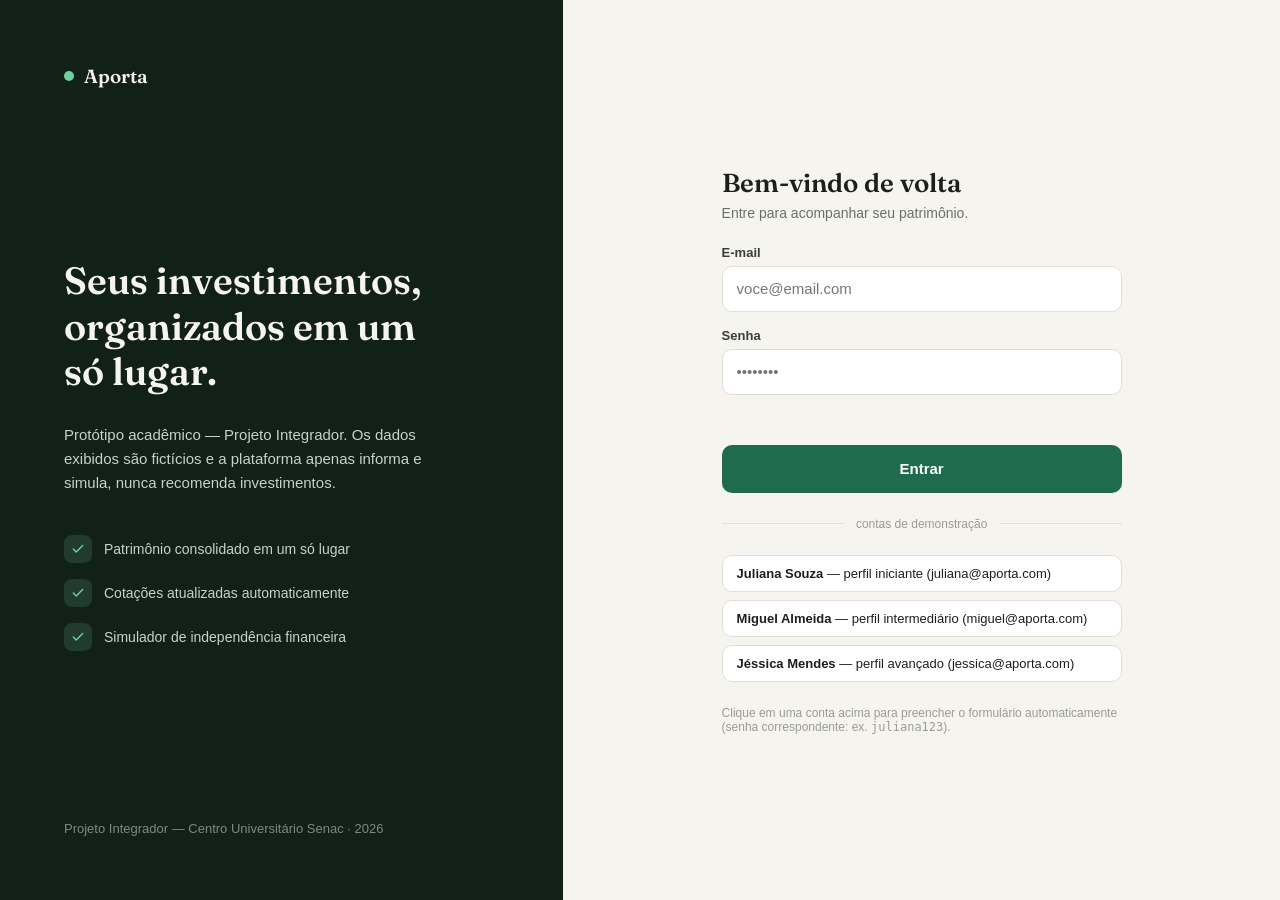
<file: frontend/index.html>
<!doctype html>
<html lang="pt-BR">
<head>
<meta charset="utf-8">
<meta name="viewport" content="width=device-width, initial-scale=1">
<title>Aporta — Entrar</title>
<link rel="shortcut icon" href="./assets/logo.svg" type="image/x-icon">
<link rel="stylesheet" href="https://fonts.googleapis.com/css2?family=Fraunces:opsz,wght@9..144,500;9..144,600;9..144,700&display=swap">
<link rel="stylesheet" href="css/estilo.css">
<link rel="stylesheet" href="./css/index.css">
</head>
<body>

<div class="painel-esquerdo">
  <div class="brand" style="color: var(--dark-text);">
    <div class="brand-dot" style="background:#6FCF9E;"></div>
    <span class="disp">Aporta</span>
  </div>

  <div style="display:flex; flex-direction:column; gap:28px;">
    <h1 class="disp" style="font-size: 38px; line-height: 1.2; max-width: 380px;">Seus investimentos, organizados em um só lugar.</h1>
    <p style="margin:0; font-size:15px; line-height:1.6; color: var(--dark-text-muted); max-width: 380px;">
      Protótipo acadêmico — Projeto Integrador. Os dados exibidos são fictícios e a
      plataforma apenas informa e simula, nunca recomenda investimentos.
    </p>
    <div style="display:flex; flex-direction:column; gap:16px; margin-top:12px;">
      <div class="feature-item">
        <div class="feature-icon"><svg width="14" height="14" viewBox="0 0 24 24" fill="none" stroke="#6FCF9E" stroke-width="2.5" stroke-linecap="round" stroke-linejoin="round"><polyline points="20 6 9 17 4 12"></polyline></svg></div>
        Patrimônio consolidado em um só lugar
      </div>
      <div class="feature-item">
        <div class="feature-icon"><svg width="14" height="14" viewBox="0 0 24 24" fill="none" stroke="#6FCF9E" stroke-width="2.5" stroke-linecap="round" stroke-linejoin="round"><polyline points="20 6 9 17 4 12"></polyline></svg></div>
        Cotações atualizadas automaticamente
      </div>
      <div class="feature-item">
        <div class="feature-icon"><svg width="14" height="14" viewBox="0 0 24 24" fill="none" stroke="#6FCF9E" stroke-width="2.5" stroke-linecap="round" stroke-linejoin="round"><polyline points="20 6 9 17 4 12"></polyline></svg></div>
        Simulador de independência financeira
      </div>
    </div>
  </div>

  <span style="font-size:13px; color:#7C8A81;">Projeto Integrador — Centro Universitário Senac · 2026</span>
</div>

<div class="painel-direito">
  <div class="form-box">
    <div>
      <h2 class="disp" style="font-size: 26px;">Bem-vindo de volta</h2>
      <p style="margin:6px 0 0; font-size:14px; color: var(--ink-muted);">Entre para acompanhar seu patrimônio.</p>
    </div>

    <form id="login-form" style="display:flex; flex-direction:column; gap:16px;">
      <label>
        E-mail
        <input type="email" id="email" placeholder="voce@email.com" required autocomplete="username">
      </label>
      <label>
        Senha
        <input type="password" id="password" placeholder="••••••••" required autocomplete="current-password" minlength="6">
      </label>
      <div class="error-msg" id="login-error"></div>
      <button type="submit" class="btn-primary" id="login-btn">Entrar</button>
    </form>

    <div class="divider">
      <div class="divider-line"></div>
      <span style="font-size:12px; color: var(--ink-faint);">contas de demonstração</span>
      <div class="divider-line"></div>
    </div>

    <div class="persona-buttons">
      <button type="button" class="persona-btn" data-email="juliana@aporta.com" data-password="juliana123">
        <strong>Juliana Souza</strong> — perfil iniciante (juliana@aporta.com)
      </button>
      <button type="button" class="persona-btn" data-email="miguel@aporta.com" data-password="miguel123">
        <strong>Miguel Almeida</strong> — perfil intermediário (miguel@aporta.com)
      </button>
      <button type="button" class="persona-btn" data-email="jessica@aporta.com" data-password="jessica123">
        <strong>Jéssica Mendes</strong> — perfil avançado (jessica@aporta.com)
      </button>
    </div>
    <p style="margin:0; font-size:12px; color: var(--ink-faint);">
      Clique em uma conta acima para preencher o formulário automaticamente (senha
      correspondente: ex. <code>juliana123</code>).
    </p>
  </div>
</div>

<script src="js/api.js"></script>
<script src="js/login.js"></script>
</body>
</html>
</file>
<file: frontend/css/estilo.css>
/* Aporta — identidade visual do protótipo  */

:root {
  --bg: #F6F4EF;
  --surface: #FFFFFF;
  --border: #E4DFD3;
  --border-soft: #EFEBE0;
  --ink: #1C1F1E;
  --ink-muted: #6B6F6A;
  --ink-faint: #9A9C93;
  --accent: #1F6B4D;
  --accent-soft: #E7F0EA;
  --dark: #12201A;
  --dark-text: #F6F4EF;
  --dark-text-muted: #C7D2CB;
  --gold: #B8935B;
  --indigo: #3B5BA5;
  --rust: #A2483D;
}

* { box-sizing: border-box; }

body {
  margin: 0;
  font-family: -apple-system, BlinkMacSystemFont, "Segoe UI", sans-serif;
  background: var(--bg);
  color: var(--ink);
}

h1, h2, h3, .disp {
  font-family: "Fraunces", Georgia, serif;
  font-weight: 600;
  margin: 0;
}

a { color: var(--accent); text-decoration: none; }
a:hover { color: #17523B; }

input, select, button { font-family: inherit; }

input, select {
  height: 46px;
  border-radius: 10px;
  border: 1px solid var(--border);
  padding: 0 14px;
  font-size: 15px;
  background: var(--surface);
  color: var(--ink);
  width: 100%;
}

input:focus, select:focus {
  outline: none;
  border-color: var(--accent);
  box-shadow: 0 0 0 3px rgba(31, 107, 77, 0.12);
}

label {
  display: flex;
  flex-direction: column;
  gap: 6px;
  font-size: 13px;
  font-weight: 600;
  color: #3A3D38;
}

.btn-primary {
  height: 48px;
  border-radius: 10px;
  border: none;
  background: var(--accent);
  color: #FFFFFF;
  font-size: 15px;
  font-weight: 600;
  cursor: pointer;
}
.btn-primary:hover { background: #17523B; }
.btn-primary:disabled { background: var(--ink-faint); cursor: not-allowed; }

.btn-ghost {
  height: 40px;
  border-radius: 10px;
  border: 1px solid var(--border);
  background: transparent;
  color: var(--ink);
  font-size: 13px;
  font-weight: 600;
  cursor: pointer;
  padding: 0 16px;
}

.card {
  background: var(--surface);
  border: 1px solid var(--border);
  border-radius: 16px;
  padding: 24px 28px;
}

.card-dark {
  background: var(--dark);
  color: var(--dark-text);
  border-radius: 16px;
  padding: 24px 28px;
}

.error-msg {
  color: var(--rust);
  font-size: 13px;
  min-height: 18px;
}

.success-msg {
  color: var(--accent);
  font-size: 13px;
  min-height: 18px;
}

/* Topbar reutilizada nas telas internas */
.topbar {
  height: 72px;
  box-sizing: border-box;
  padding: 0 48px;
  display: flex;
  align-items: center;
  justify-content: space-between;
  background: var(--surface);
  border-bottom: 1px solid var(--border);
}

.topbar-left {
  display: flex;
  align-items: center;
  gap: 40px;
}

.brand {
  display: flex;
  align-items: center;
  gap: 10px;
  font-size: 19px;
  font-weight: 600;
}

.brand-dot {
  width: 10px;
  height: 10px;
  border-radius: 50%;
  background: var(--accent);
}

.nav-links { display: flex; gap: 28px; }

.nav-links a {
  font-size: 14px;
  font-weight: 600;
  color: var(--ink-muted);
}

.nav-links a.active { color: var(--ink); font-weight: 700; }

.avatar {
  width: 36px;
  height: 36px;
  border-radius: 50%;
  background: var(--accent-soft);
  color: var(--accent);
  display: flex;
  align-items: center;
  justify-content: center;
  font-size: 13px;
  font-weight: 700;
  border: none;
  cursor: pointer;
}

.page-content {
  box-sizing: border-box;
  padding: 32px 48px;
  max-width: 1280px;
  margin: 0 auto;
}

.page-title-block { display: flex; flex-direction: column; gap: 4px; margin-bottom: 20px; }
.page-title-block h1 { font-size: 26px; }
.page-title-block p { margin: 0; font-size: 14px; color: var(--ink-muted); }

.class-chip {
  padding: 8px 16px;
  border-radius: 20px;
  background: #F0EDE3;
  color: var(--ink-muted);
  font-size: 13px;
  font-weight: 600;
  cursor: pointer;
  border: none;
}
.class-chip.selected { background: var(--accent); color: #FFFFFF; font-weight: 700; }

table { width: 100%; border-collapse: collapse; }
thead th {
  text-align: left;
  font-size: 12px;
  font-weight: 700;
  color: var(--ink-faint);
  text-transform: uppercase;
  letter-spacing: 0.03em;
  padding: 8px 0;
  border-bottom: 1px solid var(--border);
}
tbody td {
  padding: 12px 0;
  border-bottom: 1px solid var(--border-soft);
  font-size: 14px;
}
tbody tr:last-child td { border-bottom: none; }

.tag-real { font-size: 11px; font-weight: 700; color: var(--accent); }
.tag-mock { font-size: 11px; font-weight: 700; color: var(--ink-faint); }

@media (max-width: 900px) {
  .topbar, .page-content { padding-left: 20px; padding-right: 20px; }
  .nav-links { gap: 16px; }
}

/* Celular: menos espaço interno e topbar compacta, sem rolagem lateral */
@media (max-width: 600px) {
  .page-content { padding-top: 20px; padding-bottom: 20px; }
  .card, .card-dark { padding: 20px; }
  .topbar { height: 60px; padding-left: 16px; padding-right: 16px; }
  .topbar-left { gap: 16px; }
  .nav-links { gap: 14px; }
  .nav-links a { font-size: 13px; }
  .page-title-block h1 { font-size: 22px; }
}

@media (max-width: 420px) {
  .topbar .brand .disp { display: none; } /* na topbar fica só a bolinha da marca */
}

.topbar-right { display: flex; align-items: center; gap: 12px; }
.btn-sair {
  background: transparent;
  border: 1px solid var(--border);
  color: var(--ink-muted);
  padding: 6px 14px;
  border-radius: 20px;
  font-size: 13px;
  font-weight: 600;
  cursor: pointer;
}
.btn-sair:hover { border-color: var(--accent); color: var(--accent); }
</file>
<file: frontend/css/index.css>
body { display: flex; min-height: 100vh; }
.painel-esquerdo {
    width: 44%;
    min-width: 380px;
    background: var(--dark);
    color: var(--dark-text);
    padding: 64px;
    display: flex;
    flex-direction: column;
    justify-content: space-between;
}
.painel-direito {
    flex-grow: 1;
    display: flex;
    align-items: center;
    justify-content: center;
    padding: 40px;
}
.form-box { width: 100%; max-width: 400px; display: flex; flex-direction: column; gap: 24px; }
.feature-item { display: flex; align-items: center; gap: 12px; font-size: 14px; color: var(--dark-text-muted); }
.feature-icon {
    width: 28px; height: 28px; border-radius: 8px; background: rgba(111,207,158,0.16);
    display: flex; align-items: center; justify-content: center; flex-shrink: 0;
}
.persona-buttons { display: flex; flex-direction: column; gap: 8px; }
.persona-btn {
    text-align: left; padding: 10px 14px; border-radius: 10px; border: 1px solid var(--border);
    background: var(--surface); cursor: pointer; font-size: 13px; color: var(--ink);
}
.persona-btn:hover { border-color: var(--accent); }
.divider { display: flex; align-items: center; gap: 12px; }
.divider-line { flex-grow: 1; height: 1px; background: var(--border); }

/* Celular: painel escuro vira um cabeçalho em cima do formulário */
@media (max-width: 760px) {
body { flex-direction: column; }
    .painel-esquerdo { width: 100%; min-width: 0; padding: 32px 20px; gap: 24px; }
    .painel-esquerdo h1 { font-size: 28px !important; }
    .painel-direito { padding: 32px 20px; }
}
</file>
<file: frontend/css/cadastro.css>
.cadastro-grid { display:flex; gap:24px; flex-wrap: wrap; align-items: flex-start; }
.form-card { width: 100%; max-width: 620px; display:flex; flex-direction:column; gap: 18px; }
.lista-card { flex: 1; min-width: 280px; }
.chips-row { display:flex; gap:10px; flex-wrap: wrap; }
.campos-duplos { display:flex; gap:16px; flex-wrap: wrap; }
.campos-duplos label { flex: 1; min-width: 180px; }
.sugestoes-tickers { font-size: 12px; color: var(--ink-faint); margin-top: -8px; }
.item-cadastrado { display:flex; justify-content:space-between; padding-bottom:12px; border-bottom:1px solid var(--border-soft); align-items:flex-start; }
.item-cadastrado:last-child { border-bottom:none; padding-bottom:0; }
.btn-remover { background:none; border:none; color: var(--rust); font-size:12px; cursor:pointer; padding:0; }

@media (max-width: 600px) {
    .lista-card, .campos-duplos label { min-width: 0; flex-basis: 100%; }
}
</file>
